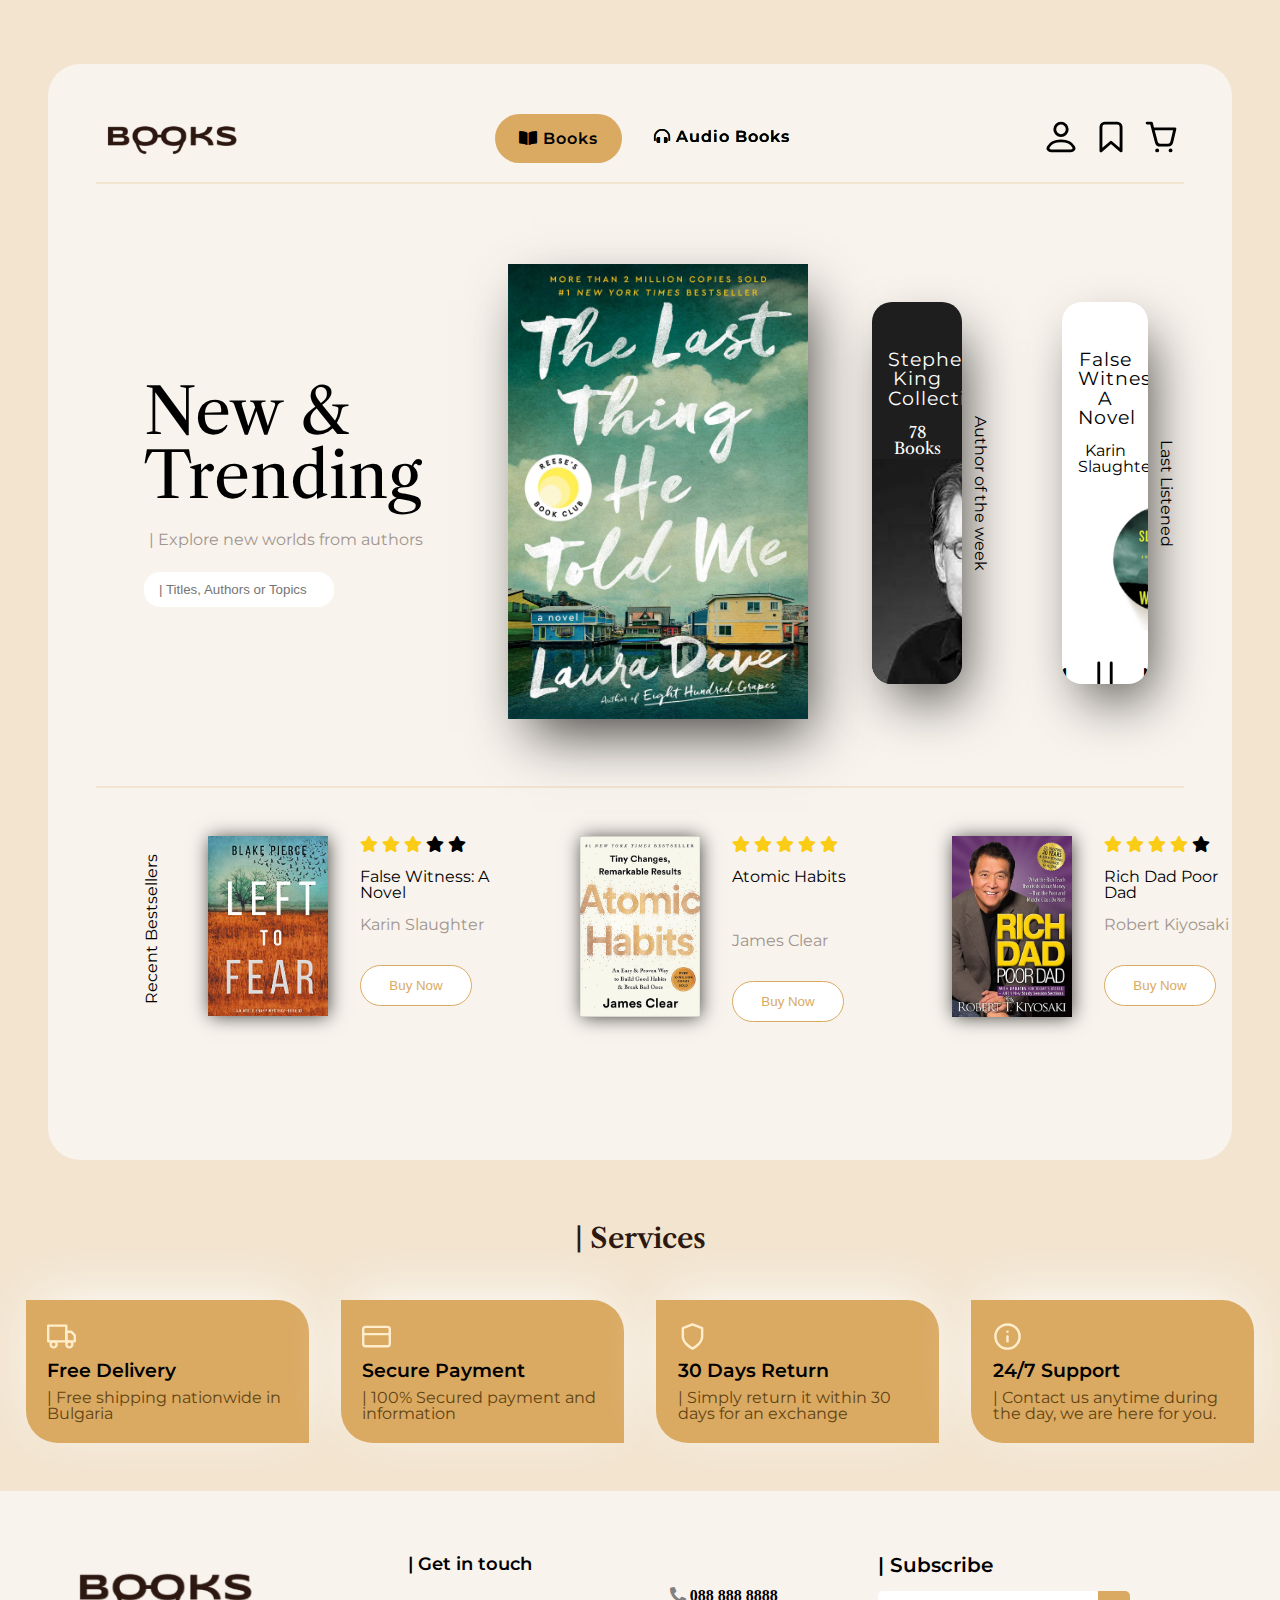
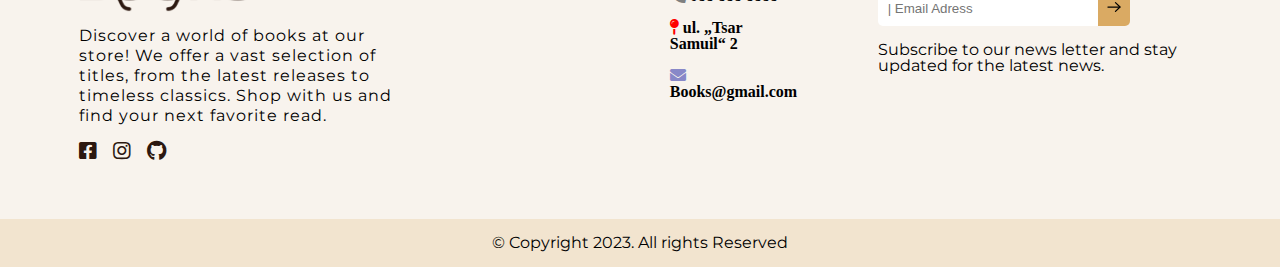
<file: index.html>
<!DOCTYPE html>
<html lang="en">

<head>
    <!-- Title -->
    <title>Book</title>
    <!-- Meta Links -->
    <meta charset="UTF-8">
    <meta http-equiv="X-UA-Compatible" content="IE=edge">
    <meta name="viewport" content="width=device-width, initial-scale=1.0">
    <!-- Main CSS File with Components -->
    <link rel="stylesheet" href="main.css">
</head>

<body>
    <!-----------------
      [1]Landing Page
    ------------------>
    <header>
        <!-- Landing Page Section Containers -->
        <div class="navigation__section--container">
            <!-- Section [1] - Navigation -->
            <section>
                <nav class="navigation">
                    <!-- Logo -->
                    <figure class="logo">
                        <a href="index.html"><img src="./images/logo.png" alt="logo"></a>
                    </figure>

                    <!-- Navigation Container -->
                    <div class="navigation__links--container">
                        <!-- Navigation Links -->
                        <ul class="navigation__links">
                            <!-- Books -->
                            <a href="books.html">
                                <li class="navigation__link"><i class="fas fa-book-open"></i> Books</li>
                            </a>
                            <!-- Audio Books -->
                            <a href="audioBooks.html" class="hover">
                                <li class=""><i class="fas fa-headphones-alt"></i> Audio
                                    Books
                                </li>
                            </a>
                        </ul>
                    </div>

                    <!-- Favourites + Cart Button Container -->
                    <div class="svg__icons--container">
                        <!-- Author of the website -->
                        <a href="about.html" class="svg__icon">
                            <svg width="46" height="46" fill="none" stroke="currentColor" stroke-linecap="round"
                                stroke-linejoin="round" stroke-width="1.5" viewBox="0 0 24 24"
                                xmlns="http://www.w3.org/2000/svg">
                                <path d="M12 4.75a3.25 3.25 0 1 0 0 6.5 3.25 3.25 0 1 0 0-6.5z"></path>
                                <path
                                    d="M6.848 19.25h10.305c1.141 0 2.021-.982 1.488-1.992C17.856 15.773 16.068 14 12 14s-5.856 1.773-6.64 3.258c-.534 1.01.346 1.992 1.487 1.992Z">
                                </path>
                            </svg>
                        </a>
                        <!-- Favourites SVG -->
                        <a class="svg__icon" href="">
                            <svg width="46" height="46" fill="none" stroke="currentColor" stroke-linecap="round"
                                stroke-linejoin="round" stroke-width="1.5" viewBox="0 0 24 24"
                                xmlns="http://www.w3.org/2000/svg">
                                <path d="M6.75 6.75a2 2 0 0 1 2-2h6.5a2 2 0 0 1 2 2v12.5L12 14.75l-5.25 4.5V6.75Z">
                                </path>
                            </svg>
                        </a>
                        <!-- Cart SVG -->
                        <a class="svg__icon" href="">
                            <svg width="46" height="46" fill="none" stroke="currentColor" stroke-linecap="round"
                                stroke-linejoin="round" stroke-width="1.5" viewBox="0 0 24 24"
                                xmlns="http://www.w3.org/2000/svg">
                                <path
                                    d="M7.75 7.75h11.5l-1.637 6.958a2 2 0 0 1-1.947 1.542h-4.127a2 2 0 0 1-1.933-1.488L7.75 7.75Zm0 0-.75-3H4.75">
                                </path>
                                <path fill="currentColor" stroke="none" d="M10 18a1 1 0 1 0 0 2 1 1 0 1 0 0-2z"></path>
                                <path fill="currentColor" stroke="none" d="M17 18a1 1 0 1 0 0 2 1 1 0 1 0 0-2z"></path>
                            </svg>
                        </a>
                    </div>
                </nav>
            </section>

            <!-- Navigation Divider -->
            <div class="divider"></div>

            <!-- Landing Page Section Container -->
            <section class="landing__page--container">
                <!-- Landing Page Text Container -->
                <div class="landing__page-text--container">
                    <h1 class="landing__page--text">New & Trending</h1>
                    <p>| Explore new worlds from authors</p>
                    <!-- Actual search box -->
                    <form class="search">
                        <input type="text" placeholder="| Titles, Authors or Topics" />
                    </form>
                </div>

                <!-- Landing Page Book Image -->
                <figure class="landingPage__book--container">
                    <img class="landingPage__book--cover" src="Book Covers/The_Last_Thing_He_Told_Me.jpg" alt="">
                </figure>

                <!-- Landing Page Card - Stephen King -->
                <div class="authorOfTheWeek__card">
                    <span class="author__name">Stephen King Collection</span>
                    <span class="author__booksCount">78 Books</span>
                    <figure>
                        <img class="author__profle--image" src="./images/Stephen.jfif" alt="">
                    </figure>
                </div>
                <h2 class="vertical__text">Author of the week</h2>

                <!-- Last Played Audio Book Card -->
                <div class="lastListened__card">
                    <span class="audioBook__name">False Witness: A Novel</span>
                    <span class="audioBook__author">Karin Slaughter</span>
                    <figure class="audioBook__disc">
                        <img class="audioBook__disc" src="./images/false__witness.png" alt="">
                    </figure>
                    <div class="audioBook__buttons">
                        <a href="#"><i class="fas fa-backward"></i></a>
                        <a href="#">
                            <svg width="46" height="46" fill="none" stroke="currentColor" stroke-linecap="round"
                                stroke-linejoin="round" stroke-width="1.5" viewBox="0 0 24 24"
                                xmlns="http://www.w3.org/2000/svg">
                                <path d="M15.25 6.75v10.5"></path>
                                <path d="M8.75 6.75v10.5"></path>
                            </svg>
                        </a>
                        <a href=""><i class="fas fa-forward"></i></a>
                    </div>
                </div>
                <h2 class="vertical__text">Last Listened</h2>
            </section>

            <!-- Section Divider -->
            <div class="divider"></div>

            <!-----------------------------
                 Recent BestSellers Section
                ----------------------------->
            <section class="recent__bestSellers--container">
                <!-- Vertical Text -->
                <h1 class="bestSellers__vertical--text">Recent Bestsellers</h1>

                <!-------------------
                   [1] Left to fear 
                --------------------->
                <div class="bestSeller__book--container">
                    <!-- Book Cover -->
                    <figure class="bestSeller__book--cover">
                        <img class="bestSeller__book--cover" src="./Book Covers/left_to_fear.jpg" alt="">
                    </figure>
                    <!-- Book Information -->
                    <div class="bestSeller__book--info">
                        <!-- Star Rating -->
                        <div class="stars">
                            <span class="fa fa-star checked"></span>
                            <span class="fa fa-star checked"></span>
                            <span class="fa fa-star checked"></span>
                            <span class="fa fa-star"></span>
                            <span class="fa fa-star"></span>
                        </div>
                        <!-- Book Title -->
                        <span class="bestSeller__book--title">False Witness: A Novel</span>
                        <!-- Book Author -->
                        <span class="bestSeller__book--author">Karin Slaughter</span>
                        <!-- Buy Now Button -->
                        <a href="Recent BestSellers/left_to_fear.html"><button class="buyNow__button">Buy
                                Now</button></a>
                    </div>

                    <!------------------
                      [2]Atomic Habits
                    -------------------->
                    <div class="bestSeller__book--container">
                        <!-- Book Cover -->
                        <figure class="bestSeller__book--cover">
                            <img class="bestSeller__book--cover" src="./Book Covers/Atomic_Habits.jpg" alt="">
                        </figure>
                        <!-- Book Information -->
                        <div class="bestSeller__book--info">
                            <!-- Star Rating -->
                            <div class="stars">
                                <span class="fa fa-star checked"></span>
                                <span class="fa fa-star checked"></span>
                                <span class="fa fa-star checked"></span>
                                <span class="fa fa-star checked"></span>
                                <span class="fa fa-star checked"></span>
                            </div>
                            <!-- Book Title -->
                            <span class="bestSeller__book--title">Atomic Habits</span>
                            <br>
                            <!-- Book Author -->
                            <span class="bestSeller__book--author">James Clear</span>
                            <!-- Buy Now Button -->
                            <a href="./Recent BestSellers/atomic_habits.html"><button class="buyNow__button">Buy
                                    Now</button></a>
                        </div>

                        <!---------------------- 
                         [3] Rich Dad Poor Dad
                        ---------------------->
                        <div class="bestSeller__book--container">
                            <!-- Book Cover -->
                            <figure class="bestSeller__book--cover">
                                <img class="bestSeller__book--cover" src="./Book Covers/rich_dad_poor_dad.jpg" alt="">
                            </figure>
                            <!-- Book Information -->
                            <div class="bestSeller__book--info">
                                <!-- Star Rating -->
                                <div class="stars">
                                    <span class="fa fa-star checked"></span>
                                    <span class="fa fa-star checked"></span>
                                    <span class="fa fa-star checked"></span>
                                    <span class="fa fa-star checked"></span>
                                    <span class="fa fa-star"></span>
                                </div>
                                <!-- Book Title -->
                                <span class="bestSeller__book--title">Rich Dad Poor Dad</span>
                                <!-- Book Author -->
                                <span class="bestSeller__book--author">Robert Kiyosaki</span>
                                <!-- Buy Now Button -->
                                <a href="./Recent BestSellers/rich_dad_poor_dad.html"><button class="buyNow__button">Buy
                                        Now</button></a>
                            </div>

                            <!-- Tilted Book -->
                            <figure class="tilted__book--container">
                                <img src="./Book Covers/can't_hurt_me.jpg" alt="">
                            </figure>
            </section>
        </div>
    </header>

    <main>
        <section class="services__container">
            <h1 class="services__heading">| Services</h1>
            <div class="services">
                <!-- Serivce [1] -->
                <div class="service">
                    <svg width="29" height="29" fill="none" stroke="#ffedcb" stroke-linecap="round"
                        stroke-linejoin="round" stroke-width="2" viewBox="0 0 24 24" xmlns="http://www.w3.org/2000/svg">
                        <path d="M1 3h15v13H1z"></path>
                        <path d="M16 8h4l3 3v5h-7V8z"></path>
                        <path d="M5.5 16a2.5 2.5 0 1 0 0 5 2.5 2.5 0 1 0 0-5z"></path>
                        <path d="M18.5 16a2.5 2.5 0 1 0 0 5 2.5 2.5 0 1 0 0-5z"></path>
                    </svg>
                    <span class="">Free Delivery</span>
                    <p>| Free shipping nationwide in Bulgaria</p>
                </div>
                <!-- Serivce [1] -->
                <div class="service">
                    <svg width="29" height="29" fill="none" stroke="#ffedcb" stroke-linecap="round"
                        stroke-linejoin="round" stroke-width="2" viewBox="0 0 24 24" xmlns="http://www.w3.org/2000/svg">
                        <rect width="22" height="16" x="1" y="4" rx="2" ry="2"></rect>
                        <path d="M1 10h22"></path>
                    </svg>
                    <span>Secure Payment</span>
                    <p>| 100% Secured payment and information</p>
                </div>

                <!-- Serivce [1] -->
                <div class="service">
                    <svg width="29" height="29" fill="none" stroke="#ffedcb" stroke-linecap="round"
                        stroke-linejoin="round" stroke-width="2" viewBox="0 0 24 24" xmlns="http://www.w3.org/2000/svg">
                        <path d="M12 22s8-4 8-10V5l-8-3-8 3v7c0 6 8 10 8 10z"></path>
                    </svg>
                    <span>30 Days Return</span>
                    <p>| Simply return it within 30 days for an exchange</p>
                </div>

                <!-- Serivce [1] -->
                <div class="service">
                    <svg width="29" height="29" fill="none" stroke="#ffedcb" stroke-linecap="round"
                        stroke-linejoin="round" stroke-width="2" viewBox="0 0 24 24" xmlns="http://www.w3.org/2000/svg">
                        <path d="M12 2a10 10 0 1 0 0 20 10 10 0 1 0 0-20z"></path>
                        <path d="M12 16v-4"></path>
                        <path d="M12 8h.01"></path>
                    </svg>
                    <span>24/7 Support</span>
                    <p>| Contact us anytime during the day, we are here for you.</p>
                </div>
            </div>
        </section>
    </main>

    <footer class="footer">
        <!-- Column 1 Container -->
        <div class="column_1">
            <!-- Footer Logo -->
            <figure class="footer__logo">
                <img class="footer__logo" src="./images/logo.png" alt="">
            </figure>
            <!-- Footer Paragraph -->
            <p class="footer__paragraph">Discover a world of books at our store! We offer a vast selection of titles,
                from the latest releases to
                timeless classics. Shop with us and find your next favorite read.</p>
            <!-- Social Media Contacts -->
            <div class="contacts">
                <a href=""><i class="fab fa-facebook-square"></i></a>
                <a href=""><i class="fab fa-instagram"></i></a>
                <a href=""><i class="fab fa-github"></i></a>
            </div>
        </div>

        <!-- Column 2 Container -->
        <div class="column_2">
            <!-- Map Container -->
            <div class="map__container">
                <!-- Column 2 Title -->
                <h2 class="coulumn__2--title">| Get in touch</h2>
                <!-- Map Code -->
                <iframe
                    src="https://www.google.com/maps/embed?pb=!1m18!1m12!1m3!1d2898.4739598281626!2d24.611215011230957!3d43.40892324114598!2m3!1f0!2f0!3f0!3m2!1i1024!2i768!4f13.1!3m3!1m2!1s0x40ab8b54c05a9b7f%3A0x45187cfb33bdef77!2z0J_Qk9CV0KXQog!5e0!3m2!1sbg!2sbg!4v1678343077844!5m2!1sbg!2sbg"
                    width="230" height="180" style="border:0;" allowfullscreen="" loading="lazy"
                    referrerpolicy="no-referrer-when-downgrade"></iframe>
            </div>
        </div>

        <div class="column_3">
            <!-- Footer Contacts -->
            <div class="footer__contacts">
                <!-- Phone -->
                <i class="fas fa-phone-alt"><span> 088 888 8888</span></i>
                <!-- Adress -->
                <i class="fas fa-map-pin"><span> ul. „Tsar Samuil“ 2</span></i>
                <!-- Email -->
                <i class="fas fa-envelope"><span> Books@gmail.com</span></i>
            </div>

            <div class="subscribe__form--container">
                <h2 class="subscribe__title">| Subscribe</h2>
                <form class="subscribe__input" action="">
                    <input type="text" placeholder="| Email Adress">
                    <button class="subscribe__button"><svg width="20" height="20" fill="none" stroke="currentColor"
                            stroke-linecap="round" stroke-linejoin="round" stroke-width="1.5" viewBox="0 0 24 24"
                            xmlns="http://www.w3.org/2000/svg">
                            <path d="m13.75 6.75 5.5 5.25-5.5 5.25"></path>
                            <path d="M19 12H4.75"></path>
                        </svg></button>
                </form>
                <p class="subscribe__paragraph">Subscribe to our news letter and stay updated for the latest news.</p>
            </div>
        </div>
    </footer>

    <section class="copyright__notice">
        <span class="copyright__text">&copy; Copyright 2023. All rights Reserved</span>
    </section>

    <button onclick="topFunction()" id="myBtn" title="Go to top"><i class="fas fa-chevron-up"></i></button> 
    <script src="/JavaScript/scrollButton.js"></script>
</body>

</html>
</file>
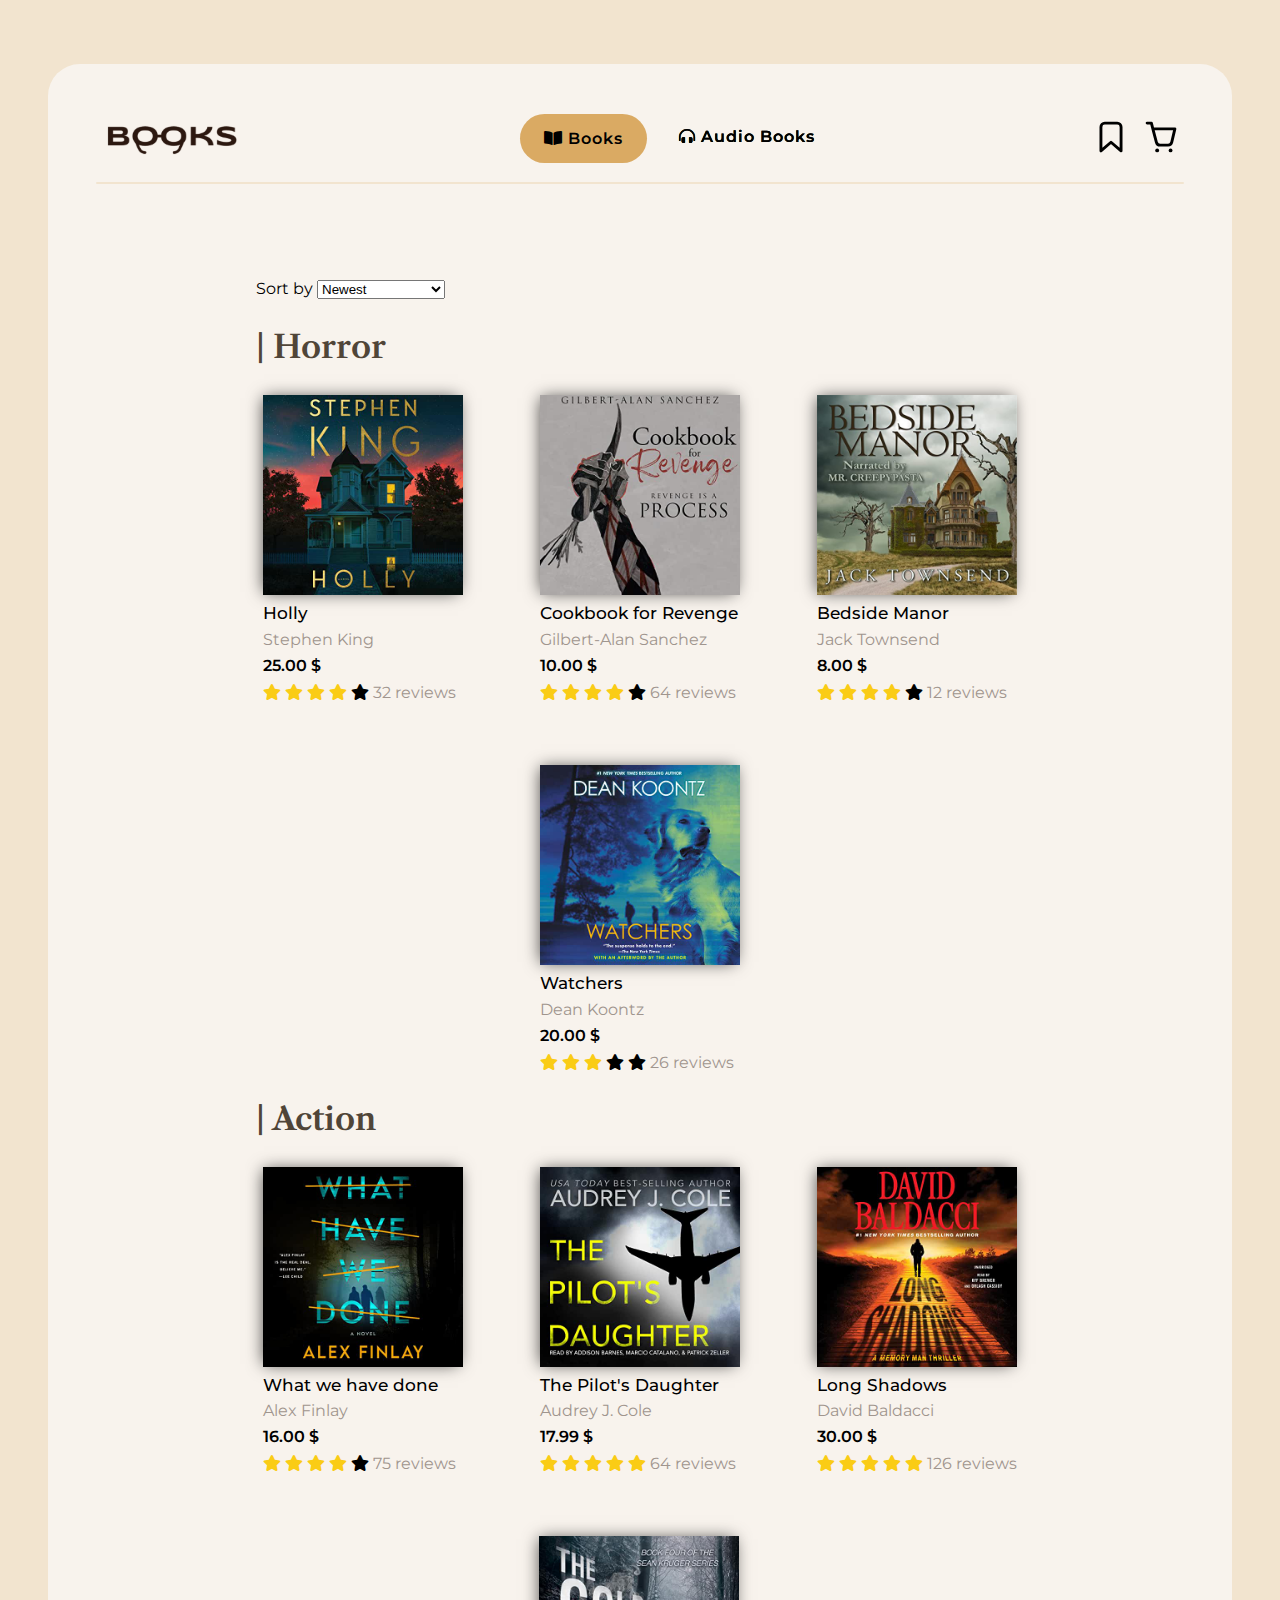
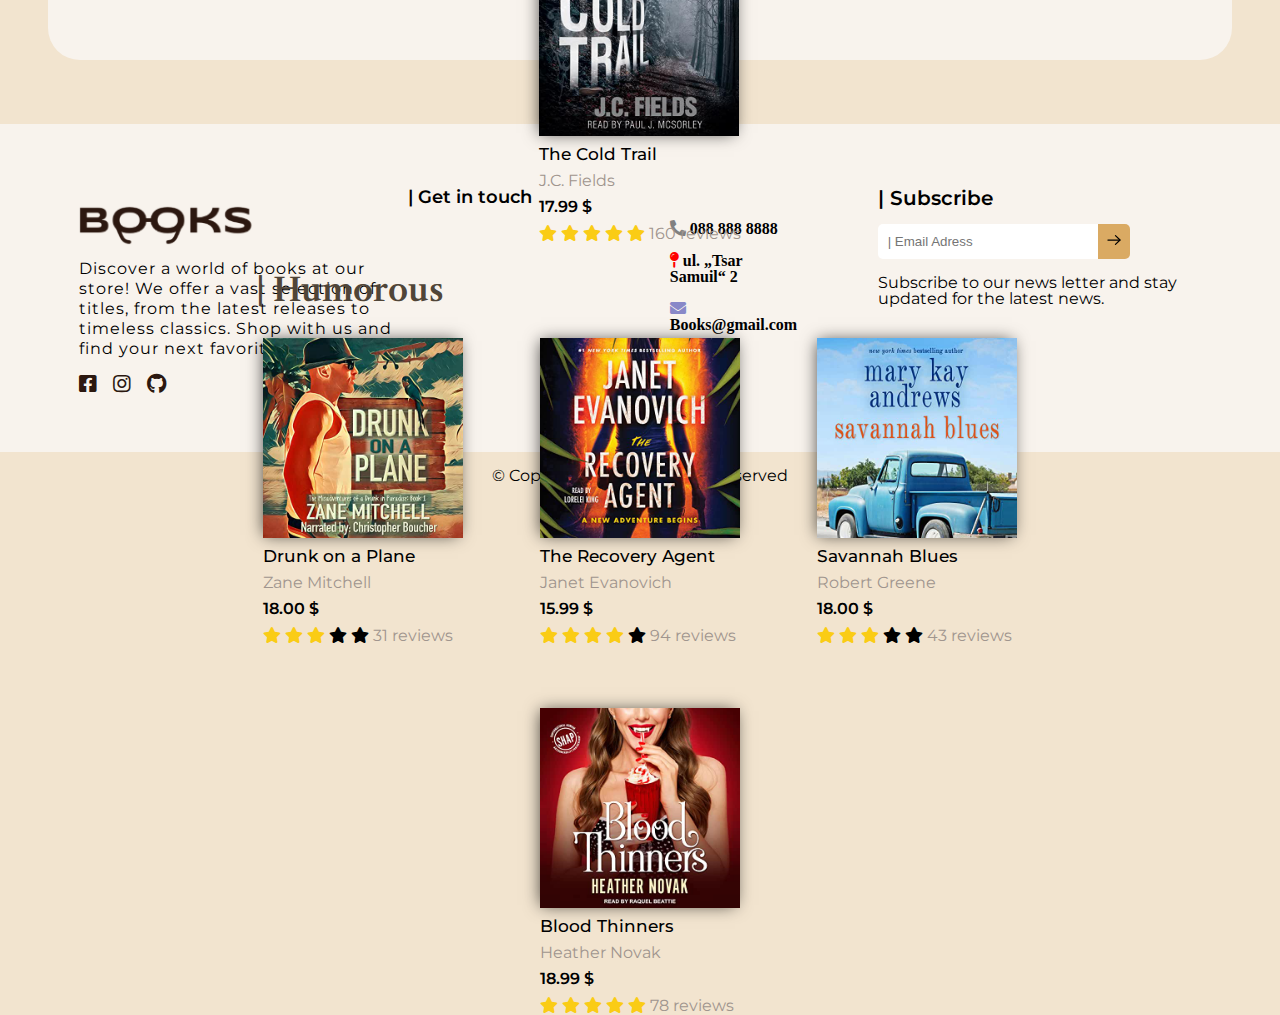
<file: audioBooks.html>
<!DOCTYPE html>
<html lang="en">

<head>
    <!-- Title -->
    <title>Book</title>
    <!-- Meta Links -->
    <meta charset="UTF-8">
    <meta http-equiv="X-UA-Compatible" content="IE=edge">
    <meta name="viewport" content="width=device-width, initial-scale=1.0">
    <!-- Main CSS File with Components -->
    <link rel="stylesheet" href="./main.css">
    <link rel="stylesheet" href="./Styles/audioBooks.css">
</head>

<body>
    <header>
        <!-- Landing Page Section Containers -->
        <div class="navigation__section--container">
            <!-- Section [1] - Navigation -->
            <section>
                <nav class="navigation">
                    <!-- Logo -->
                    <figure class="logo">
                        <a href="index.html"><img src="images/logo.png" alt="logo"></a>
                    </figure>

                    <!-- Navigation Container -->
                    <div class="navigation__links--container">
                        <!-- Navigation Links -->
                        <ul class="navigation__links">
                            <!-- Books -->
                            <a href="books.html">
                                <li class="navigation__link"><i class="fas fa-book-open"></i> Books</li>
                            </a>
                            <!-- Audio Books -->
                            <a href="audioBooks.html" class="hover">
                                <li class=""><i class="fas fa-headphones-alt"></i> Audio
                                    Books
                                </li>
                            </a>
                        </ul>
                    </div>

                    <!-- Favourites + Cart Button Container -->
                    <div class="svg__icons--container">
                        <!-- Favourites SVG -->
                        <a class="svg__icon" href="">
                            <svg width="46" height="46" fill="none" stroke="currentColor" stroke-linecap="round"
                                stroke-linejoin="round" stroke-width="1.5" viewBox="0 0 24 24"
                                xmlns="http://www.w3.org/2000/svg">
                                <path d="M6.75 6.75a2 2 0 0 1 2-2h6.5a2 2 0 0 1 2 2v12.5L12 14.75l-5.25 4.5V6.75Z">
                                </path>
                            </svg>
                        </a>
                        <!-- Cart SVG -->
                        <a class="svg__icon" href="">
                            <svg width="46" height="46" fill="none" stroke="currentColor" stroke-linecap="round"
                                stroke-linejoin="round" stroke-width="1.5" viewBox="0 0 24 24"
                                xmlns="http://www.w3.org/2000/svg">
                                <path
                                    d="M7.75 7.75h11.5l-1.637 6.958a2 2 0 0 1-1.947 1.542h-4.127a2 2 0 0 1-1.933-1.488L7.75 7.75Zm0 0-.75-3H4.75">
                                </path>
                                <path fill="currentColor" stroke="none" d="M10 18a1 1 0 1 0 0 2 1 1 0 1 0 0-2z"></path>
                                <path fill="currentColor" stroke="none" d="M17 18a1 1 0 1 0 0 2 1 1 0 1 0 0-2z"></path>
                            </svg>
                        </a>
                    </div>
                </nav>
            </section>
            <!-- Divider -->
            <div class="divider"></div>
            <!-- Books Container -->
            <div class="books__container">
                <div class="sort">
                    <span>
                        Sort by <select class="books__categories" name="books__categories">
                            <option value="">Newest</option>
                            <option value="">Price: Low to high</option>
                            <option value="">Price: High to low</option>
                        </select>
                    </span>
                </div>
                <!-- Fantasy Books -->
                <h2 class="category">|  Horror</h2>
                <div class="books">
                    <!-- Book [1] -->
                    <div class="book__container">
                        <img src="./Audio Books Covers/holly.jpg" alt="">
                        <h1 class="book__title">Holly</h1>
                        <span class="book__author">Stephen King</span>
                        <b class="book__price">25.00 &dollar;</b>
                        <div class="stars">
                            <span class="fa fa-star checked"></span>
                            <span class="fa fa-star checked"></span>
                            <span class="fa fa-star checked"></span>
                            <span class="fa fa-star checked"></span>
                            <span class="fa fa-star"></span>
                            <a href=""><span class="reviews">32 reviews</span></a>
                        </div>
                    </div>
                    <!-- Book [2] -->
                    <div class="book__container">
                        <img src="./Audio Books Covers/cookbook_for_revenge.jpg" alt="">
                        <h1 class="book__title">Cookbook for Revenge</h1>
                        <span class="book__author">Gilbert-Alan Sanchez</span>
                        <b class="book__price">10.00 &dollar;</b>
                        <div class="stars">
                            <span class="fa fa-star checked"></span>
                            <span class="fa fa-star checked"></span>
                            <span class="fa fa-star checked"></span>
                            <span class="fa fa-star checked"></span>
                            <span class="fa fa-star"></span>
                            <a href=""><span class="reviews">64 reviews</span></a>
                        </div>
                    </div>
                    <!-- Book [3] -->
                    <div class="book__container">
                        <img src="./Audio Books Covers/bedside_manor.jpg" alt="">
                        <h1 class="book__title">Bedside Manor</h1>
                        <span class="book__author">Jack Townsend </span>
                        <b class="book__price">8.00 &dollar;</b>
                        <div class="stars">
                            <span class="fa fa-star checked"></span>
                            <span class="fa fa-star checked"></span>
                            <span class="fa fa-star checked"></span>
                            <span class="fa fa-star checked"></span>
                            <span class="fa fa-star"></span>
                            <a href=""><span class="reviews">12 reviews</span></a>
                        </div>
                    </div>
                    <!-- Book [4] -->
                    <div class="book__container">
                        <img src="./Audio Books Covers/watchers.jpg" alt="">
                        <h1 class="book__title">Watchers</h1>
                        <span class="book__author">Dean Koontz</span>
                        <b class="book__price">20.00 &dollar;</b>
                        <div class="stars">
                            <span class="fa fa-star checked"></span>
                            <span class="fa fa-star checked"></span>
                            <span class="fa fa-star checked"></span>
                            <span class="fa fa-star"></span>
                            <span class="fa fa-star"></span>
                            <a href=""><span class="reviews">26 reviews</span></a>
                        </div>
                    </div>
                </div>
                <!-- Horror Books -->
                <h2 class="category">|  Action</h2>
                <div class="books">
                    <!-- Book [1] -->
                    <div class="book__container">
                        <img src="./Audio Books Covers/what_we_have_done.jpg" alt="">
                        <h1 class="book__title">What we have done</h1>
                        <span class="book__author">Alex Finlay</span>
                        <b class="book__price">16.00 &dollar;</b>
                        <div class="stars">
                            <span class="fa fa-star checked"></span>
                            <span class="fa fa-star checked"></span>
                            <span class="fa fa-star checked"></span>
                            <span class="fa fa-star checked"></span>
                            <span class="fa fa-star"></span>
                            <a href=""><span class="reviews">75 reviews</span></a>
                        </div>
                    </div>
                    <!-- Book [2] -->
                    <div class="book__container">
                        <img src="./Audio Books Covers/the_pilot's_daughter.jpg" alt="">
                        <h1 class="book__title">The Pilot's Daughter</h1>
                        <span class="book__author">Audrey J. Cole</span>
                        <b class="book__price">17.99 &dollar;</b>
                        <div class="stars">
                            <span class="fa fa-star checked"></span>
                            <span class="fa fa-star checked"></span>
                            <span class="fa fa-star checked"></span>
                            <span class="fa fa-star checked"></span>
                            <span class="fa fa-star checked"></span>
                            <a href=""><span class="reviews">64 reviews</span></a>
                        </div>
                    </div>
                    <!-- Book [3] -->
                    <div class="book__container">
                        <img src="./Audio Books Covers/long_shadows.jpg" alt="">
                        <h1 class="book__title">Long Shadows</h1>
                        <span class="book__author">David Baldacci</span>
                        <b class="book__price">30.00 &dollar;</b>
                        <div class="stars">
                            <span class="fa fa-star checked"></span>
                            <span class="fa fa-star checked"></span>
                            <span class="fa fa-star checked"></span>
                            <span class="fa fa-star checked"></span>
                            <span class="fa fa-star checked"></span>
                            <a href=""><span class="reviews">126 reviews</span></a>
                        </div>
                    </div>
                    <!-- Book [4] -->
                    <div class="book__container">
                        <img src="./Audio Books Covers/the_cold_trail.jpg" alt="">
                        <h1 class="book__title">The Cold Trail</h1>
                        <span class="book__author">J.C. Fields</span>
                        <b class="book__price">17.99 &dollar;</b>
                        <div class="stars">
                            <span class="fa fa-star checked"></span>
                            <span class="fa fa-star checked"></span>
                            <span class="fa fa-star checked"></span>
                            <span class="fa fa-star checked"></span>
                            <span class="fa fa-star checked"></span>
                            <a href=""><span class="reviews">160 reviews</span></a>
                        </div>
                    </div>
                </div>
                <!-- Horror Books -->
                <h2 class="category">|  Humorous</h2>
                <div class="books">
                    <!-- Book [1] -->
                    <div class="book__container">
                        <img src="./Audio Books Covers/drunk_on_a_plane.jpg" alt="">
                        <h1 class="book__title">Drunk on a Plane</h1>
                        <span class="book__author">Zane Mitchell</span>
                        <b class="book__price">18.00 &dollar;</b>
                        <div class="stars">
                            <span class="fa fa-star checked"></span>
                            <span class="fa fa-star checked"></span>
                            <span class="fa fa-star checked"></span>
                            <span class="fa fa-star"></span>
                            <span class="fa fa-star"></span>
                            <a href=""><span class="reviews">31 reviews</span></a>
                        </div>
                    </div>
                    <!-- Book [2] -->
                    <div class="book__container">
                        <img src="./Audio Books Covers/the_recovery_agent.jpg" alt="">
                        <h1 class="book__title">The Recovery Agent</h1>
                        <span class="book__author">Janet Evanovich</span>
                        <b class="book__price">15.99 &dollar;</b>
                        <div class="stars">
                            <span class="fa fa-star checked"></span>
                            <span class="fa fa-star checked"></span>
                            <span class="fa fa-star checked"></span>
                            <span class="fa fa-star checked"></span>
                            <span class="fa fa-star"></span>
                            <a href=""><span class="reviews">94 reviews</span></a>
                        </div>
                    </div>
                    <!-- Book [3] -->
                    <div class="book__container">
                        <img src="./Audio Books Covers/savannah_blues.jpg" alt="">
                        <h1 class="book__title">Savannah Blues</h1>
                        <span class="book__author">Robert Greene</span>
                        <b class="book__price">18.00 &dollar;</b>
                        <div class="stars">
                            <span class="fa fa-star checked"></span>
                            <span class="fa fa-star checked"></span>
                            <span class="fa fa-star checked"></span>
                            <span class="fa fa-star"></span>
                            <span class="fa fa-star"></span>
                            <a href=""><span class="reviews">43 reviews</span></a>
                        </div>
                    </div>
                    <!-- Book [4] -->
                    <div class="book__container">
                        <img src="./Audio Books Covers/blood_thinners.jpg" alt="">
                        <h1 class="book__title">Blood Thinners</h1>
                        <span class="book__author">Heather Novak</span>
                        <b class="book__price">18.99 &dollar;</b>
                        <div class="stars">
                            <span class="fa fa-star checked"></span>
                            <span class="fa fa-star checked"></span>
                            <span class="fa fa-star checked"></span>
                            <span class="fa fa-star checked"></span>
                            <span class="fa fa-star checked"></span>
                            <a href=""><span class="reviews">78 reviews</span></a>
                        </div>
                    </div>
                </div>
            </div>
    </header>

    <footer class="footer">
        <!-- Column 1 Container -->
        <div class="column_1">
            <!-- Footer Logo -->
            <figure class="footer__logo">
                <img class="footer__logo" src="./images/logo.png" alt="">
            </figure>
            <!-- Footer Paragraph -->
            <p class="footer__paragraph">Discover a world of books at our store! We offer a vast selection of titles,
                from the latest releases to
                timeless classics. Shop with us and find your next favorite read.</p>
            <!-- Social Media Contacts -->
            <div class="contacts">
                <a href=""><i class="fab fa-facebook-square"></i></a>
                <a href=""><i class="fab fa-instagram"></i></a>
                <a href=""><i class="fab fa-github"></i></a>
            </div>
        </div>

        <!-- Column 2 Container -->
        <div class="column_2">
            <!-- Map Container -->
            <div class="map__container">
                <!-- Column 2 Title -->
                <h2 class="coulumn__2--title">| Get in touch</h2>
                <!-- Map Code -->
                <iframe
                    src="https://www.google.com/maps/embed?pb=!1m18!1m12!1m3!1d2898.4739598281626!2d24.611215011230957!3d43.40892324114598!2m3!1f0!2f0!3f0!3m2!1i1024!2i768!4f13.1!3m3!1m2!1s0x40ab8b54c05a9b7f%3A0x45187cfb33bdef77!2z0J_Qk9CV0KXQog!5e0!3m2!1sbg!2sbg!4v1678343077844!5m2!1sbg!2sbg"
                    width="230" height="180" style="border:0;" allowfullscreen="" loading="lazy"
                    referrerpolicy="no-referrer-when-downgrade"></iframe>
            </div>
        </div>

        <div class="column_3">
            <!-- Footer Contacts -->
            <div class="footer__contacts">
                <!-- Phone -->
                <i class="fas fa-phone-alt"><span> 088 888 8888</span></i>
                <!-- Adress -->
                <i class="fas fa-map-pin"><span> ul. „Tsar Samuil“ 2</span></i>
                <!-- Email -->
                <i class="fas fa-envelope"><span> Books@gmail.com</span></i>
            </div>

            <div class="subscribe__form--container">
                <h2 class="subscribe__title">| Subscribe</h2>
                <form class="subscribe__input" action="">
                    <input type="text" placeholder="| Email Adress">
                    <button class="subscribe__button"><svg width="20" height="20" fill="none" stroke="currentColor"
                            stroke-linecap="round" stroke-linejoin="round" stroke-width="1.5" viewBox="0 0 24 24"
                            xmlns="http://www.w3.org/2000/svg">
                            <path d="m13.75 6.75 5.5 5.25-5.5 5.25"></path>
                            <path d="M19 12H4.75"></path>
                        </svg></button>
                </form>
                <p class="subscribe__paragraph">Subscribe to our news letter and stay updated for the latest news.</p>
            </div>
        </div>
    </footer>
    
    <section class="copyright__notice">
        <span class="copyright__text">&copy; Copyright 2023. All rights Reserved</span>
    </section>

    <button onclick="topFunction()" id="myBtn" title="Go to top"><i class="fas fa-chevron-up"></i></button> 
    <script src="/JavaScript/scrollButton.js"></script>
</body>

</html>
</file>
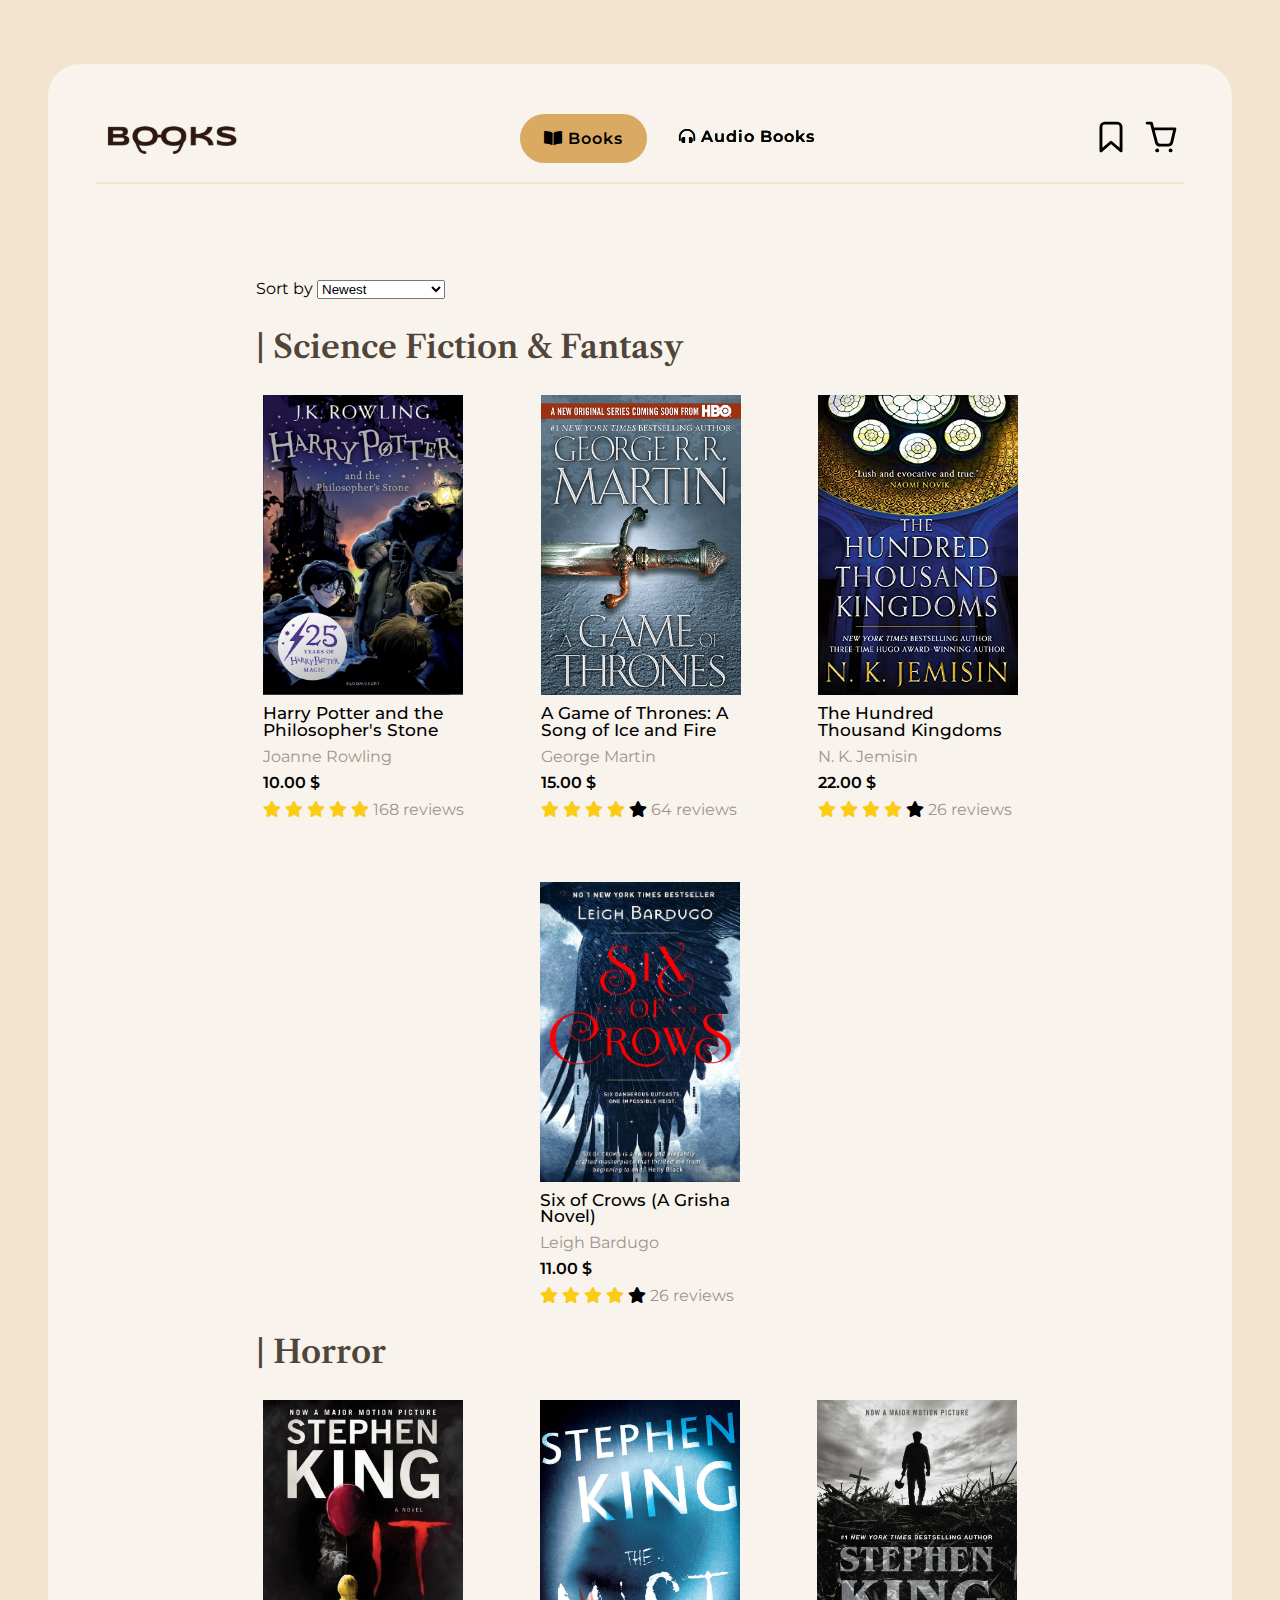
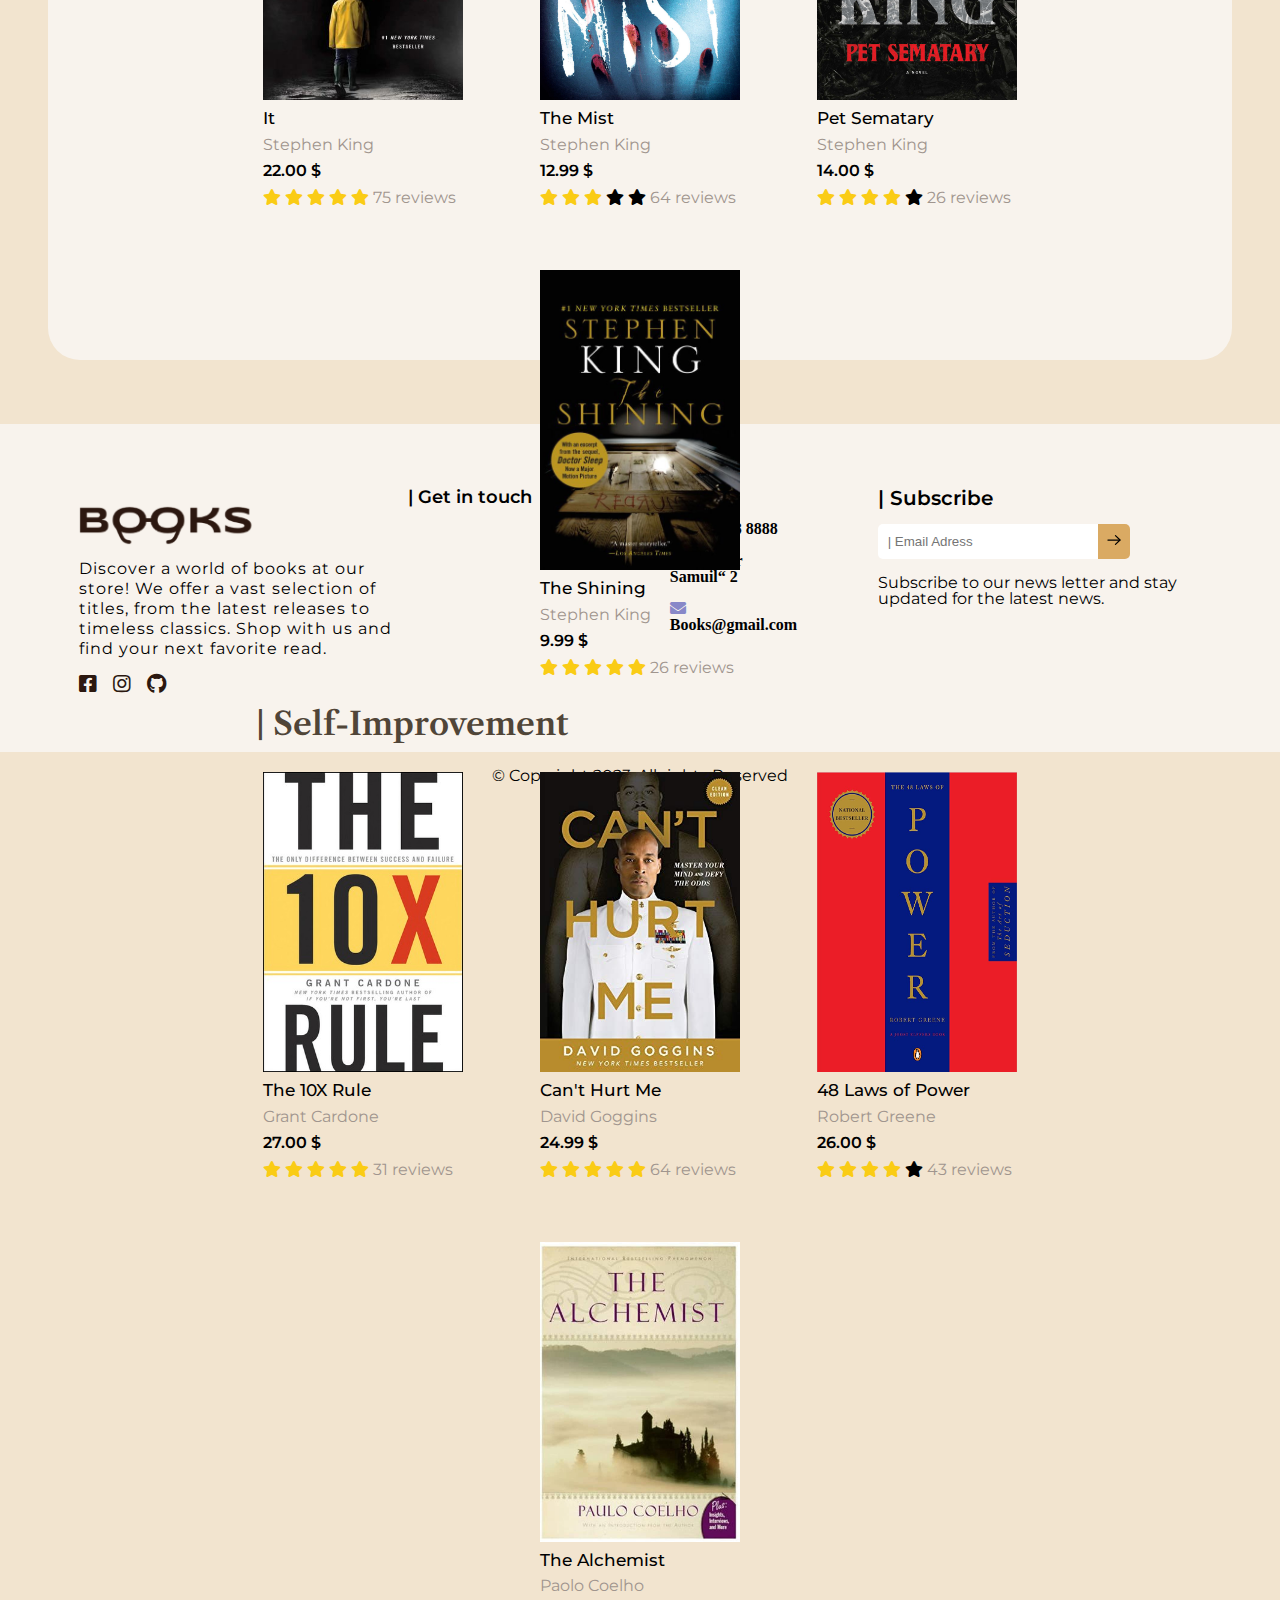
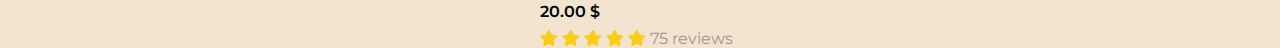
<file: books.html>
<!DOCTYPE html>
<html lang="en">

<head>
    <!-- Title -->
    <title>Book</title>
    <!-- Meta Links -->
    <meta charset="UTF-8">
    <meta http-equiv="X-UA-Compatible" content="IE=edge">
    <meta name="viewport" content="width=device-width, initial-scale=1.0">
    <!-- Main CSS File with Components -->
    <link rel="stylesheet" href="./main.css">
    <link rel="stylesheet" href="./Styles/books.css">
</head>

<body>
    <header>
        <!-- Landing Page Section Containers -->
        <div class="navigation__section--container">
            <!-- Section [1] - Navigation -->
            <section>
                <nav class="navigation">
                    <!-- Logo -->
                    <figure class="logo">
                        <a href="index.html"><img src="images/logo.png" alt="logo"></a>
                    </figure>

                    <!-- Navigation Container -->
                    <div class="navigation__links--container">
                        <!-- Navigation Links -->
                        <ul class="navigation__links">
                            <!-- Books -->
                            <a href="books.html">
                                <li class="navigation__link"><i class="fas fa-book-open"></i> Books</li>
                            </a>
                            <!-- Audio Books -->
                            <a href="audioBooks.html" class="hover">
                                <li class=""><i class="fas fa-headphones-alt"></i> Audio
                                    Books
                                </li>
                            </a>
                        </ul>
                    </div>

                    <!-- Favourites + Cart Button Container -->
                    <div class="svg__icons--container">
                        <!-- Favourites SVG -->
                        <a class="svg__icon" href="">
                            <svg width="46" height="46" fill="none" stroke="currentColor" stroke-linecap="round"
                                stroke-linejoin="round" stroke-width="1.5" viewBox="0 0 24 24"
                                xmlns="http://www.w3.org/2000/svg">
                                <path d="M6.75 6.75a2 2 0 0 1 2-2h6.5a2 2 0 0 1 2 2v12.5L12 14.75l-5.25 4.5V6.75Z">
                                </path>
                            </svg>
                        </a>
                        <!-- Cart SVG -->
                        <a class="svg__icon" href="">
                            <svg width="46" height="46" fill="none" stroke="currentColor" stroke-linecap="round"
                                stroke-linejoin="round" stroke-width="1.5" viewBox="0 0 24 24"
                                xmlns="http://www.w3.org/2000/svg">
                                <path
                                    d="M7.75 7.75h11.5l-1.637 6.958a2 2 0 0 1-1.947 1.542h-4.127a2 2 0 0 1-1.933-1.488L7.75 7.75Zm0 0-.75-3H4.75">
                                </path>
                                <path fill="currentColor" stroke="none" d="M10 18a1 1 0 1 0 0 2 1 1 0 1 0 0-2z"></path>
                                <path fill="currentColor" stroke="none" d="M17 18a1 1 0 1 0 0 2 1 1 0 1 0 0-2z"></path>
                            </svg>
                        </a>
                    </div>
                </nav>
            </section>
            <!-- Divider -->
            <div class="divider"></div>
            <!-- Books Container -->
            <div class="books__container">
                <div class="sort">
                    <span>
                        Sort by <select class="books__categories" name="books__categories">
                            <option value="">Newest</option>
                            <option value="">Price: Low to high</option>
                            <option value="">Price: High to low</option>
                        </select>
                    </span>
                </div>
                <!-- Fantasy Books -->
                <h2 class="category">|  Science Fiction & Fantasy</h2>
                <div class="books">
                    <!-- Book [1] -->
                    <div class="book__container">
                        <img src="./Book Covers/harry_potter_1.jpg" alt="">
                        <h1 class="book__title">Harry Potter and the Philosopher's Stone</h1>
                        <span class="book__author">Joanne Rowling</span>
                        <b class="book__price">10.00 &dollar;</b>
                        <div class="stars">
                            <span class="fa fa-star checked"></span>
                            <span class="fa fa-star checked"></span>
                            <span class="fa fa-star checked"></span>
                            <span class="fa fa-star checked"></span>
                            <span class="fa fa-star checked"></span>
                            <a href=""><span class="reviews">168 reviews</span></a>
                        </div>
                    </div>
                    <!-- Book [2] -->
                    <div class="book__container">
                        <img src="./Book Covers/game_of_thrones_1.jpg" alt="">
                        <h1 class="book__title">A Game of Thrones: A Song of Ice and Fire</h1>
                        <span class="book__author">George Martin</span>
                        <b class="book__price">15.00 &dollar;</b>
                        <div class="stars">
                            <span class="fa fa-star checked"></span>
                            <span class="fa fa-star checked"></span>
                            <span class="fa fa-star checked"></span>
                            <span class="fa fa-star checked"></span>
                            <span class="fa fa-star"></span>
                            <a href=""><span class="reviews">64 reviews</span></a>
                        </div>
                    </div>
                    <!-- Book [3] -->
                    <div class="book__container">
                        <img src="./Book Covers/hundred_kingdoms.jpg" alt="">
                        <h1 class="book__title">The Hundred Thousand Kingdoms</h1>
                        <span class="book__author">N. K. Jemisin </span>
                        <b class="book__price">22.00 &dollar;</b>
                        <div class="stars">
                            <span class="fa fa-star checked"></span>
                            <span class="fa fa-star checked"></span>
                            <span class="fa fa-star checked"></span>
                            <span class="fa fa-star checked"></span>
                            <span class="fa fa-star"></span>
                            <a href=""><span class="reviews">26 reviews</span></a>
                        </div>
                    </div>
                    <!-- Book [4] -->
                    <div class="book__container">
                        <img src="./Book Covers/six_of_crows.jpg" alt="">
                        <h1 class="book__title">Six of Crows (A Grisha Novel)</h1>
                        <span class="book__author">Leigh Bardugo</span>
                        <b class="book__price">11.00 &dollar;</b>
                        <div class="stars">
                            <span class="fa fa-star checked"></span>
                            <span class="fa fa-star checked"></span>
                            <span class="fa fa-star checked"></span>
                            <span class="fa fa-star checked"></span>
                            <span class="fa fa-star"></span>
                            <a href=""><span class="reviews">26 reviews</span></a>
                        </div>
                    </div>
                </div>
                <!-- Horror Books -->
                <h2 class="category">|  Horror</h2>
                <div class="books">
                    <!-- Book [1] -->
                    <div class="book__container">
                        <img src="./Book Covers/it.jpg" alt="">
                        <h1 class="book__title">It</h1>
                        <span class="book__author">Stephen King</span>
                        <b class="book__price">22.00 &dollar;</b>
                        <div class="stars">
                            <span class="fa fa-star checked"></span>
                            <span class="fa fa-star checked"></span>
                            <span class="fa fa-star checked"></span>
                            <span class="fa fa-star checked"></span>
                            <span class="fa fa-star checked"></span>
                            <a href=""><span class="reviews">75 reviews</span></a>
                        </div>
                    </div>
                    <!-- Book [2] -->
                    <div class="book__container">
                        <img src="./Book Covers/mist.jpg" alt="">
                        <h1 class="book__title">The Mist</h1>
                        <span class="book__author">Stephen King</span>
                        <b class="book__price">12.99 &dollar;</b>
                        <div class="stars">
                            <span class="fa fa-star checked"></span>
                            <span class="fa fa-star checked"></span>
                            <span class="fa fa-star checked"></span>
                            <span class="fa fa-star"></span>
                            <span class="fa fa-star"></span>
                            <a href=""><span class="reviews">64 reviews</span></a>
                        </div>
                    </div>
                    <!-- Book [3] -->
                    <div class="book__container">
                        <img src="./Book Covers/petSemetary.jpg" alt="">
                        <h1 class="book__title">Pet Sematary</h1>
                        <span class="book__author">Stephen King </span>
                        <b class="book__price">14.00 &dollar;</b>
                        <div class="stars">
                            <span class="fa fa-star checked"></span>
                            <span class="fa fa-star checked"></span>
                            <span class="fa fa-star checked"></span>
                            <span class="fa fa-star checked"></span>
                            <span class="fa fa-star"></span>
                            <a href=""><span class="reviews">26 reviews</span></a>
                        </div>
                    </div>
                    <!-- Book [4] -->
                    <div class="book__container">
                        <img src="./Book Covers/the_shining.jpg" alt="">
                        <h1 class="book__title">The Shining</h1>
                        <span class="book__author">Stephen King</span>
                        <b class="book__price">9.99 &dollar;</b>
                        <div class="stars">
                            <span class="fa fa-star checked"></span>
                            <span class="fa fa-star checked"></span>
                            <span class="fa fa-star checked"></span>
                            <span class="fa fa-star checked"></span>
                            <span class="fa fa-star checked"></span>
                            <a href=""><span class="reviews">26 reviews</span></a>
                        </div>
                    </div>
                </div>
                <!-- Horror Books -->
                <h2 class="category">|  Self-Improvement</h2>
                <div class="books">
                    <!-- Book [1] -->
                    <div class="book__container">
                        <img src="./Book Covers/The 10X Rule.jpg" alt="">
                        <h1 class="book__title">The 10X Rule</h1>
                        <span class="book__author">Grant Cardone</span>
                        <b class="book__price">27.00 &dollar;</b>
                        <div class="stars">
                            <span class="fa fa-star checked"></span>
                            <span class="fa fa-star checked"></span>
                            <span class="fa fa-star checked"></span>
                            <span class="fa fa-star checked"></span>
                            <span class="fa fa-star checked"></span>
                            <a href=""><span class="reviews">31 reviews</span></a>
                        </div>
                    </div>
                    <!-- Book [2] -->
                    <div class="book__container">
                        <img src="./Book Covers/can't_hurt_me copy.jpg" alt="">
                        <h1 class="book__title">Can't Hurt Me</h1>
                        <span class="book__author">David Goggins</span>
                        <b class="book__price">24.99 &dollar;</b>
                        <div class="stars">
                            <span class="fa fa-star checked"></span>
                            <span class="fa fa-star checked"></span>
                            <span class="fa fa-star checked"></span>
                            <span class="fa fa-star checked"></span>
                            <span class="fa fa-star checked"></span>
                            <a href=""><span class="reviews">64 reviews</span></a>
                        </div>
                    </div>
                    <!-- Book [3] -->
                    <div class="book__container">
                        <img src="./Book Covers/48_laws.jpg" alt="">
                        <h1 class="book__title">48 Laws of Power</h1>
                        <span class="book__author">Robert Greene</span>
                        <b class="book__price">26.00 &dollar;</b>
                        <div class="stars">
                            <span class="fa fa-star checked"></span>
                            <span class="fa fa-star checked"></span>
                            <span class="fa fa-star checked"></span>
                            <span class="fa fa-star checked"></span>
                            <span class="fa fa-star"></span>
                            <a href=""><span class="reviews">43 reviews</span></a>
                        </div>
                    </div>
                    <!-- Book [4] -->
                    <div class="book__container">
                        <img src="./Book Covers/the_alchemist.jpg" alt="">
                        <h1 class="book__title">The Alchemist</h1>
                        <span class="book__author">Paolo Coelho</span>
                        <b class="book__price">20.00 &dollar;</b>
                        <div class="stars">
                            <span class="fa fa-star checked"></span>
                            <span class="fa fa-star checked"></span>
                            <span class="fa fa-star checked"></span>
                            <span class="fa fa-star checked"></span>
                            <span class="fa fa-star checked"></span>
                            <a href=""><span class="reviews">75 reviews</span></a>
                        </div>
                    </div>
                </div>
            </div>
    </header>

    <footer class="footer">
        <!-- Column 1 Container -->
        <div class="column_1">
            <!-- Footer Logo -->
            <figure class="footer__logo">
                <img class="footer__logo" src="./images/logo.png" alt="">
            </figure>
            <!-- Footer Paragraph -->
            <p class="footer__paragraph">Discover a world of books at our store! We offer a vast selection of titles,
                from the latest releases to
                timeless classics. Shop with us and find your next favorite read.</p>
            <!-- Social Media Contacts -->
            <div class="contacts">
                <a href=""><i class="fab fa-facebook-square"></i></a>
                <a href=""><i class="fab fa-instagram"></i></a>
                <a href=""><i class="fab fa-github"></i></a>
            </div>
        </div>

        <!-- Column 2 Container -->
        <div class="column_2">
            <!-- Map Container -->
            <div class="map__container">
                <!-- Column 2 Title -->
                <h2 class="coulumn__2--title">| Get in touch</h2>
                <!-- Map Code -->
                <iframe
                    src="https://www.google.com/maps/embed?pb=!1m18!1m12!1m3!1d2898.4739598281626!2d24.611215011230957!3d43.40892324114598!2m3!1f0!2f0!3f0!3m2!1i1024!2i768!4f13.1!3m3!1m2!1s0x40ab8b54c05a9b7f%3A0x45187cfb33bdef77!2z0J_Qk9CV0KXQog!5e0!3m2!1sbg!2sbg!4v1678343077844!5m2!1sbg!2sbg"
                    width="230" height="180" style="border:0;" allowfullscreen="" loading="lazy"
                    referrerpolicy="no-referrer-when-downgrade"></iframe>
            </div>
        </div>

        <div class="column_3">
            <!-- Footer Contacts -->
            <div class="footer__contacts">
                <!-- Phone -->
                <i class="fas fa-phone-alt"><span> 088 888 8888</span></i>
                <!-- Adress -->
                <i class="fas fa-map-pin"><span> ul. „Tsar Samuil“ 2</span></i>
                <!-- Email -->
                <i class="fas fa-envelope"><span> Books@gmail.com</span></i>
            </div>

            <div class="subscribe__form--container">
                <h2 class="subscribe__title">| Subscribe</h2>
                <form class="subscribe__input" action="">
                    <input type="text" placeholder="| Email Adress">
                    <button class="subscribe__button"><svg width="20" height="20" fill="none" stroke="currentColor"
                            stroke-linecap="round" stroke-linejoin="round" stroke-width="1.5" viewBox="0 0 24 24"
                            xmlns="http://www.w3.org/2000/svg">
                            <path d="m13.75 6.75 5.5 5.25-5.5 5.25"></path>
                            <path d="M19 12H4.75"></path>
                        </svg></button>
                </form>
                <p class="subscribe__paragraph">Subscribe to our news letter and stay updated for the latest news.</p>
            </div>
        </div>
    </footer>
    
    <section class="copyright__notice">
        <span class="copyright__text">&copy; Copyright 2023. All rights Reserved</span>
    </section>

    <button onclick="topFunction()" id="myBtn" title="Go to top"><i class="fas fa-chevron-up"></i></button> 
    <script src="/JavaScript/scrollButton.js"></script>
</body>

</html>
</file>
<file: Styles/audioBooks.css>
.books__container {
  margin: 6rem 10rem;
}

.navigation__section--container {
  height: 1500px;
}

.category {
  font-size: 2rem;
  font-family: "Libre Caslon Text", serif;
  font-weight: 600;
  margin: 2rem 0;
  color: #504538;
}

.books {
  display: flex;
  flex-wrap: wrap;
  justify-content: space-around;
  gap: 4rem;
  margin-top: 1rem;
}

.books img {
  width: 200px;
  height: auto;
  -webkit-box-shadow: -2px 0px 16px -3px rgba(0, 0, 0, 0.75);
  -moz-box-shadow: -2px 0px 16px -3px rgba(0, 0, 0, 0.75);
  box-shadow: -2px 0px 16px -3px rgba(0, 0, 0, 0.75);
}

.books .book__container {
  display: flex;
  flex-direction: column;
}

.books .book__container .book__title {
  width: 200px;
  margin: 10px 0;
  font-size: 1.05rem;
  font-weight: 500;
}

.books .book__container .book__author {
  color: #a0958e;
  margin-bottom: 10px;
}

.books .book__container .book__price {
  margin-bottom: 10px;
  font-weight: 600;
}

.books .book__container .stars .reviews {
  color: #a0958e;
}

.books .book__container .stars .reviews:hover {
  text-decoration: underline;
}
</file>
<file: Styles/books.css>
.books__container {
  margin: 6rem 10rem;
}

.navigation__section--container {
  height: 1800px;
}

.category {
  font-size: 2rem;
  font-family: "Libre Caslon Text", serif;
  font-weight: 600;
  margin: 2rem 0;
  color: #504538;
}

.books {
  display: flex;
  flex-wrap: wrap;
  justify-content: space-around;
  gap: 4rem;
  margin-top: 1rem;
}

.books img {
  width: 200px;
  height: 300px;
}

.books .book__container{
  display: flex;
  flex-direction: column;
}

.books .book__container .book__title {
  width: 200px;
  margin: 10px 0;
  font-size: 1.05rem;
  font-weight: 500;
}

.books .book__container .book__author {
  color: #a0958e;
  margin-bottom: 10px;
}

.books .book__container .book__price{
  margin-bottom: 10px;
  font-weight: 600;
}

.books .book__container .stars .reviews{
  color: #a0958e;
}

.books .book__container .stars .reviews:hover{
  text-decoration: underline;
}
</file>
<file: main.css>
@import url(Styles/reset.css);
@import url(Styles/typography.css);
@import url(Styles/navigation.css);
@import url(Styles/landingPage.css);
@import url(Styles/services.css);
@import url(Styles/footer.css);
@import url(Styles/bestsellers.css);
@import url(Styles/upButton.css);
</file>
